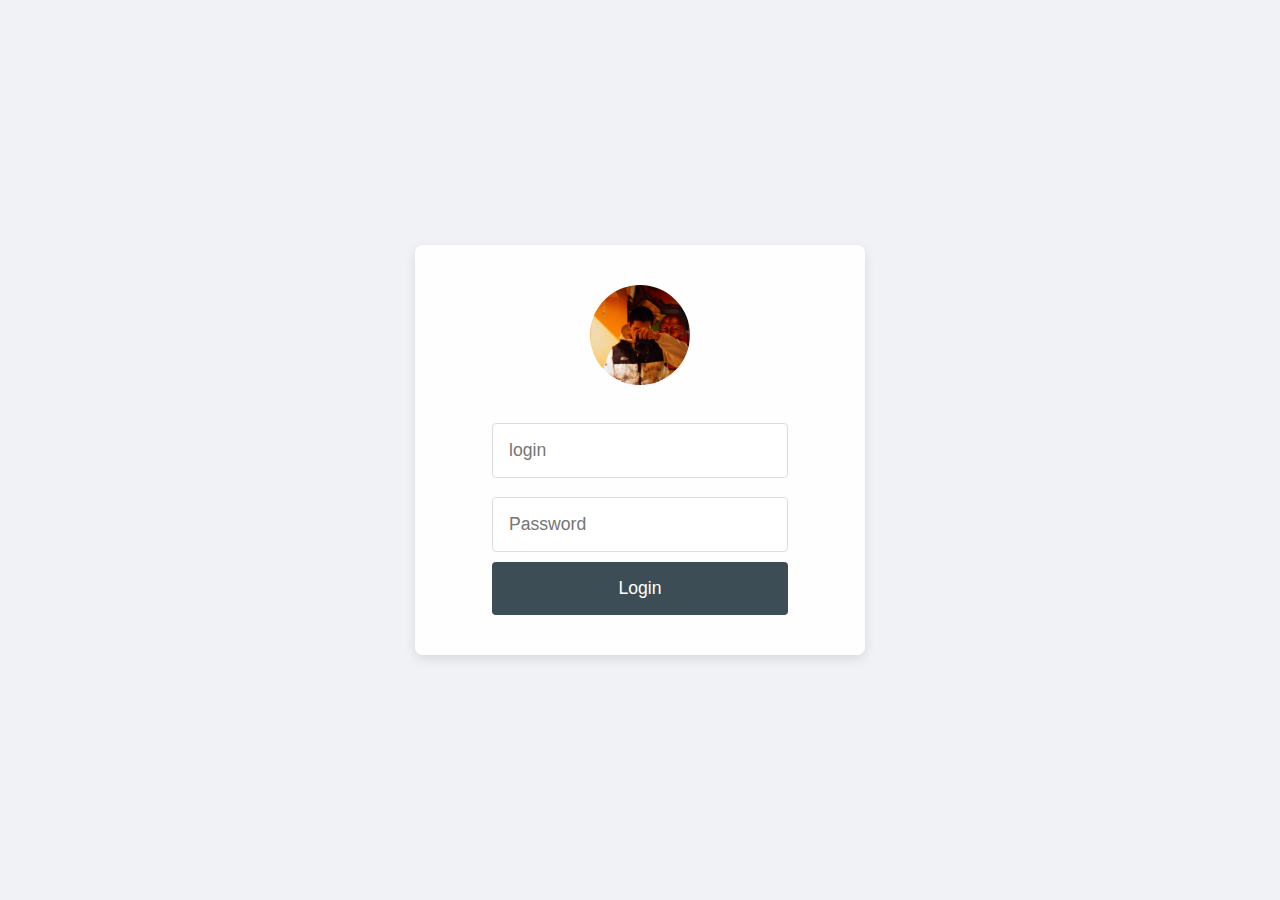
<file: index.html>
<!DOCTYPE html>
<html lang="ru">
<head>
    <meta charset="UTF-8">
    <meta name="viewport" content="width=device-width, initial-scale=1.0">
    <title>Влог</title>
    <link rel="icon" href="img/movie-clapperboard-part-2-svgrepo-com.svg" type="image/png">
    <link rel="stylesheet" href="style.css">
</head>
<body>
    <div class="login-container">
        <div class="logo">
            <img src="img/reee.jpg" alt="Логотип">
        </div>
        <form class="login-form" onsubmit="return validateLogin(event)">
            <input type="text" id="username" placeholder="login" required>
            <input type="password" id="password" placeholder="Password" required>
            <button type="submit">Login</button>
            <p id="error-message" class="error-message"></p>
        </form>
    </div>

    <source src="https://vk.com/video-16756894_456239897?ref_domain=" type="video/mp4">

    <script src="script.js"></script>
</body>
</html>
</file>
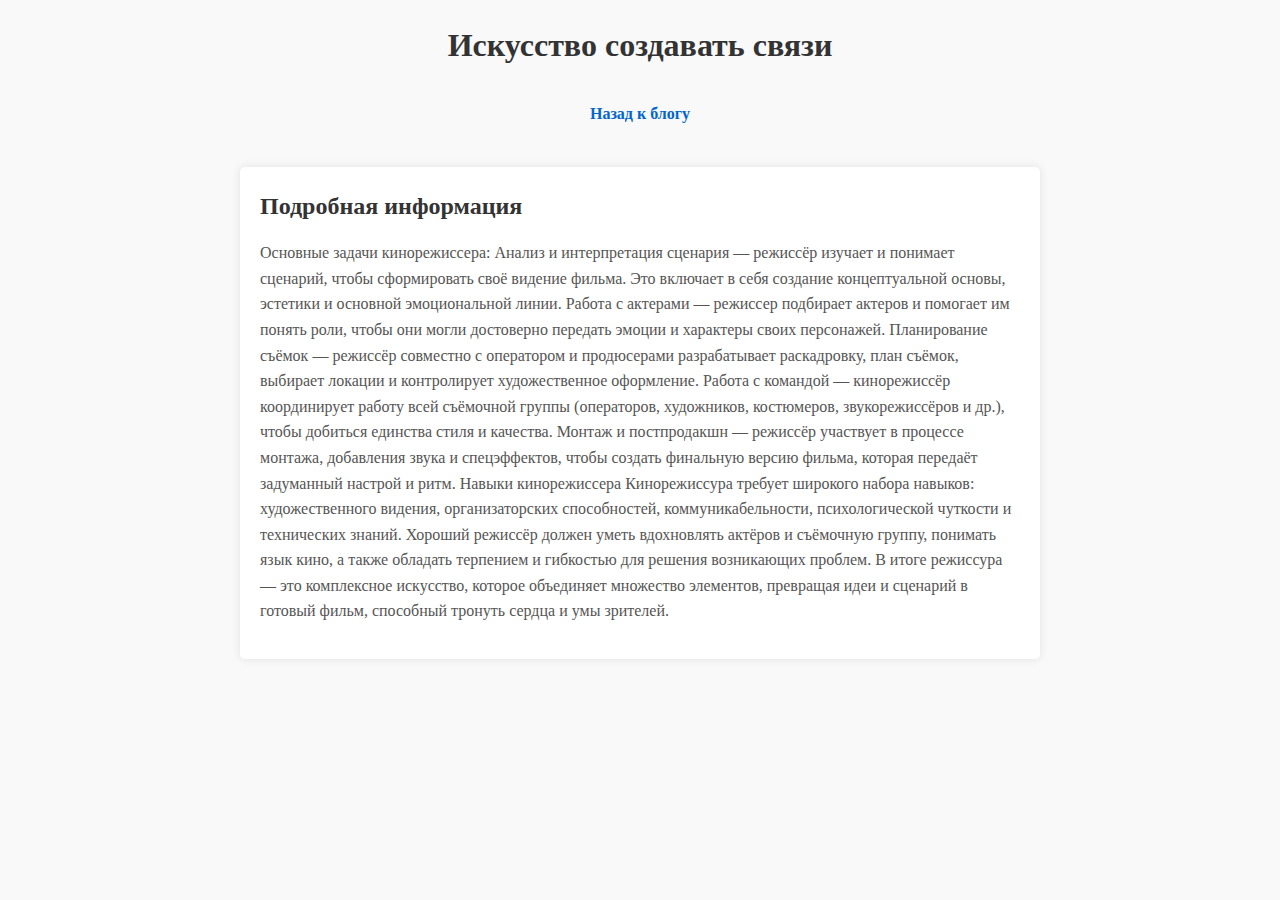
<file: paging.html>
<!DOCTYPE html>
<html lang="ru">
<head>
    <meta charset="UTF-8">
    <meta name="viewport" content="width=device-width, initial-scale=1.0">
    <title>Подробности - Искусство создавать связи</title>
    <link rel="icon" href="img/movie-clapperboard-part-2-svgrepo-com.svg" type="image/png">
    <link rel="stylesheet" href="styl.css">
</head>
<body>
    <header>
        <h1>Искусство создавать связи</h1>
        <nav>
            <a href="welcome.html">Назад к блогу</a>
        </nav>
    </header>
    <main>
        <article>
            <h2>Подробная информация</h2>
            <p>Основные задачи кинорежиссера:
                Анализ и интерпретация сценария — режиссёр изучает и понимает сценарий, чтобы сформировать своё видение фильма. Это включает в себя создание концептуальной основы, эстетики и основной эмоциональной линии.
                
                Работа с актерами — режиссер подбирает актеров и помогает им понять роли, чтобы они могли достоверно передать эмоции и характеры своих персонажей.
                
                Планирование съёмок — режиссёр совместно с оператором и продюсерами разрабатывает раскадровку, план съёмок, выбирает локации и контролирует художественное оформление.
                
                Работа с командой — кинорежиссёр координирует работу всей съёмочной группы (операторов, художников, костюмеров, звукорежиссёров и др.), чтобы добиться единства стиля и качества.
                
                Монтаж и постпродакшн — режиссёр участвует в процессе монтажа, добавления звука и спецэффектов, чтобы создать финальную версию фильма, которая передаёт задуманный настрой и ритм.
                
                Навыки кинорежиссера
                Кинорежиссура требует широкого набора навыков: художественного видения, организаторских способностей, коммуникабельности, психологической чуткости и технических знаний. Хороший режиссёр должен уметь вдохновлять актёров и съёмочную группу, понимать язык кино, а также обладать терпением и гибкостью для решения возникающих проблем.
                
                В итоге режиссура — это комплексное искусство, которое объединяет множество элементов, превращая идеи и сценарий в готовый фильм, способный тронуть сердца и умы зрителей.</p>
        </article>
    </main>
</body>
</html>
</file>
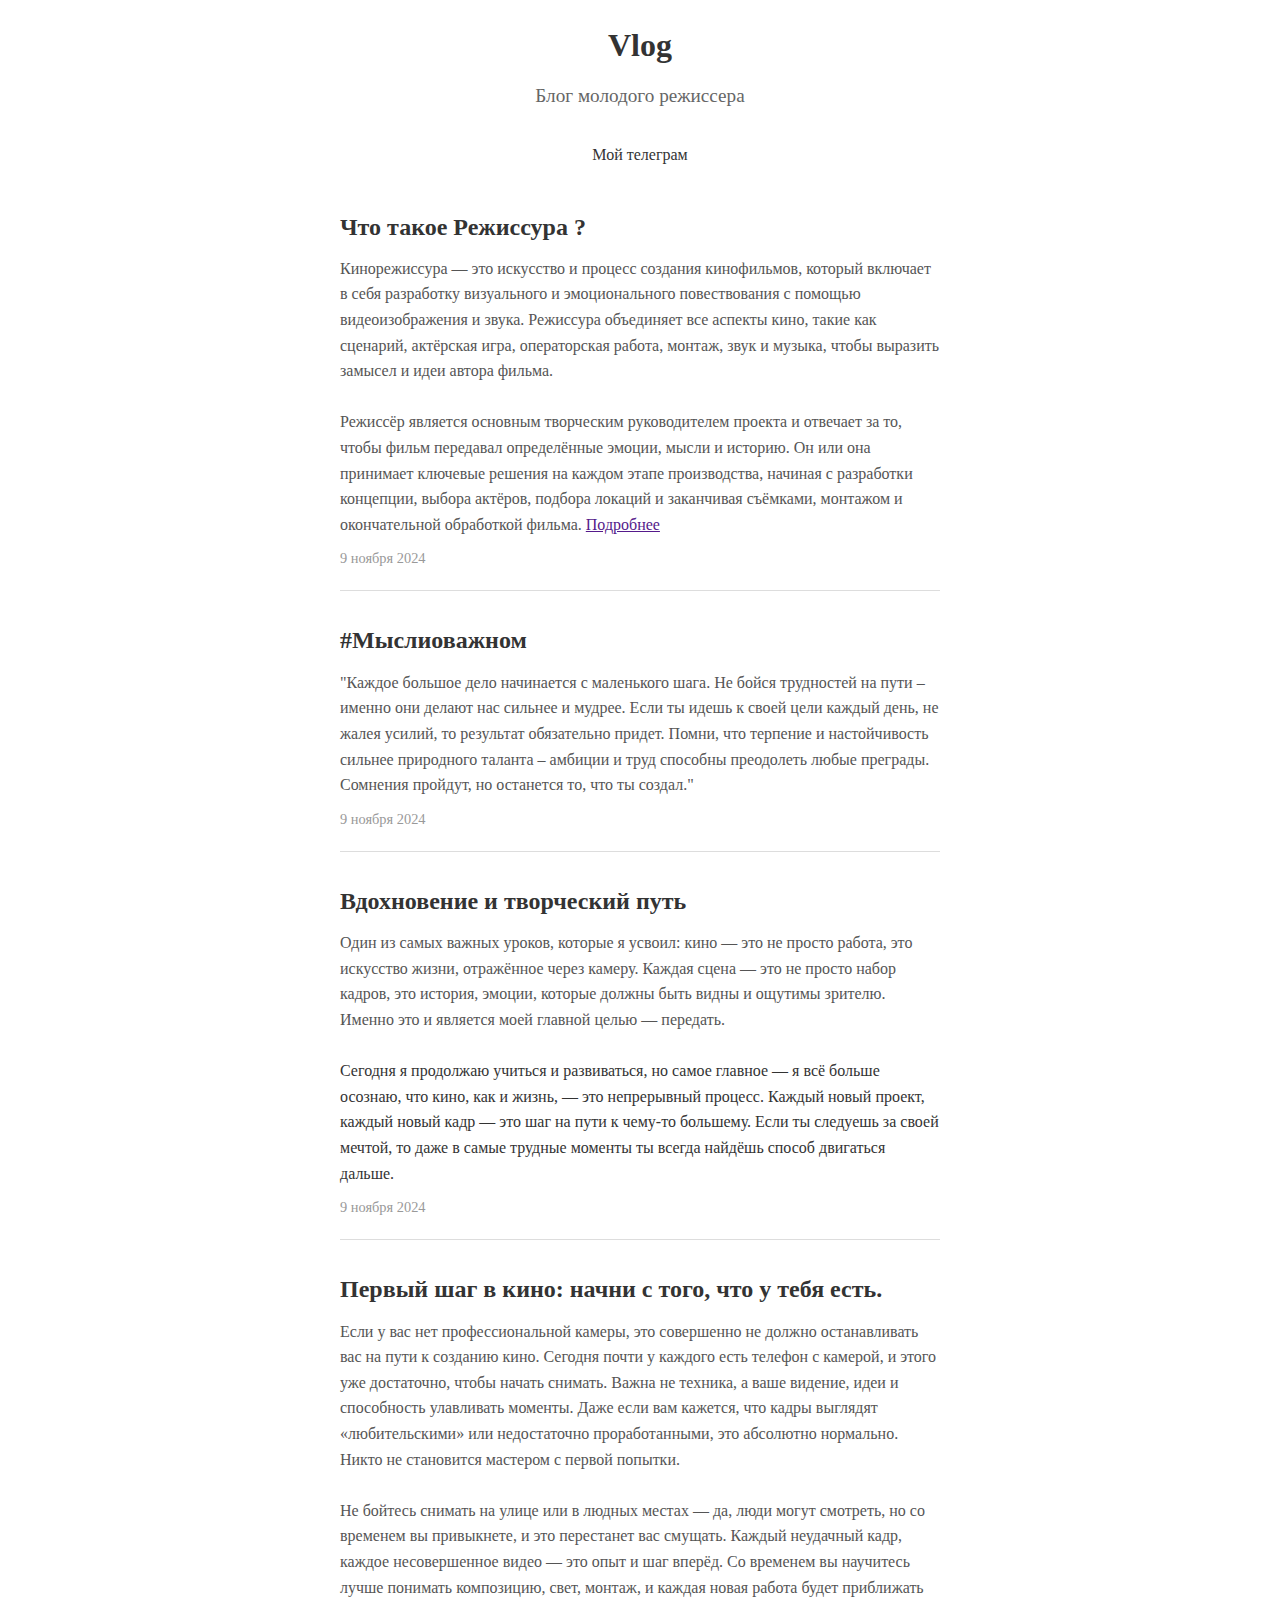
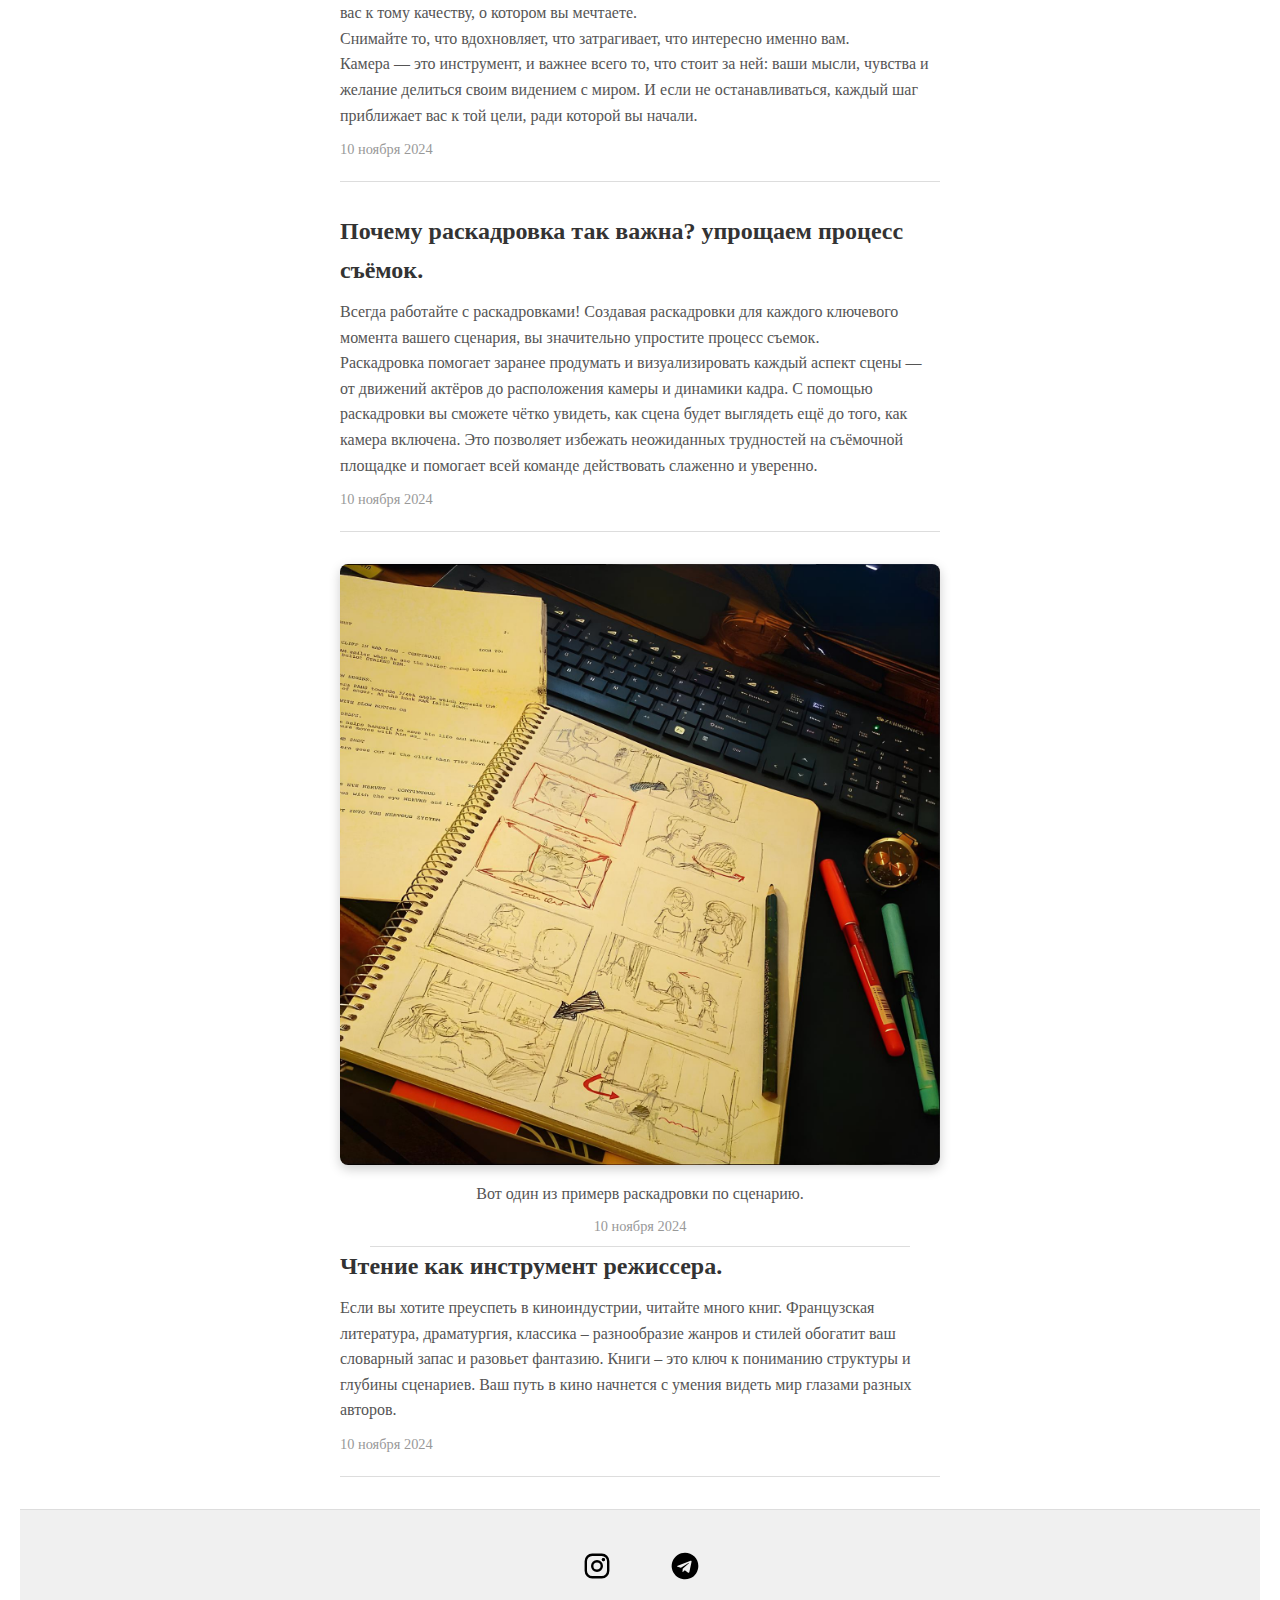
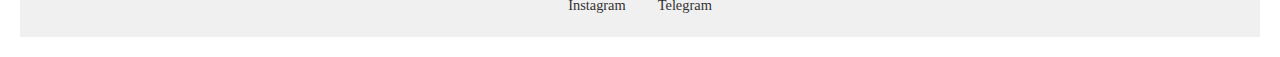
<file: welcome.html>
<!DOCTYPE html>
<html lang="ru">
<head>
    <meta charset="UTF-8">
    <meta name="viewport" content="width=device-width, initial-scale=1.0">
    <title>Vlog - Блог молодого режиссера</title>
    <link rel="icon" href="img/movie-clapperboard-part-2-svgrepo-com.svg" type="image/png">
    <link rel="stylesheet" href="styles.css">
</head>
<body>
    <header>
        <h1>Vlog</h1>
        <p>Блог молодого режиссера</p>
        <nav>
            <a href="https://t.me/tzsuw">Мой телеграм</a>
        </nav>
    </header>
    <main>
        <article>
            <h2>Что такое Режиссура ?  </h2>
            <p>Кинорежиссура — это искусство и процесс создания кинофильмов, который включает в себя разработку визуального и эмоционального повествования с помощью видеоизображения и звука. Режиссура объединяет все аспекты кино, такие как сценарий, актёрская игра, операторская работа, монтаж, звук и музыка, чтобы выразить замысел и идеи автора фильма.<br>

                <br>Режиссёр является основным творческим руководителем проекта и отвечает за то, чтобы фильм передавал определённые эмоции, мысли и историю. Он или она принимает ключевые решения на каждом этапе производства, начиная с разработки концепции, выбора актёров, подбора локаций и заканчивая съёмками, монтажом и окончательной обработкой фильма. <a href="">Подробнее</a></p>
            <p class="date">9 ноября 2024</p>
        </article>
        <article>
            <h2>#Мыслиоважном</h2>
            <p>"Каждое большое дело начинается с маленького шага. Не бойся трудностей на пути – именно они делают нас сильнее и мудрее. Если ты идешь к своей цели каждый день, не жалея усилий, то результат обязательно придет. Помни, что терпение и настойчивость сильнее природного таланта – амбиции и труд способны преодолеть любые преграды. Сомнения пройдут, но останется то, что ты создал."</p>
            <p class="date">9 ноября 2024</p>
        </article>
        <article>
            <h2>Вдохновение и творческий путь</h2>
            <p>Один из самых важных уроков, которые я усвоил: кино — это не просто работа, это искусство жизни, отражённое через камеру. Каждая сцена — это не просто набор кадров, это история, эмоции, которые должны быть видны и ощутимы зрителю. Именно это и является моей главной целью — передать.<br>
            </p><br>Сегодня я продолжаю учиться и развиваться, но самое главное — я всё больше осознаю, что кино, как и жизнь, — это непрерывный процесс. Каждый новый проект, каждый новый кадр — это шаг на пути к чему-то большему. Если ты следуешь за своей мечтой, то даже в самые трудные моменты ты всегда найдёшь способ двигаться дальше.
            <p class="date">9 ноября 2024</p>
        </article>
        <article>
            <h2>Первый шаг в кино: начни с того, что у тебя есть.</h2>
            <p>Если у вас нет профессиональной камеры, это совершенно не должно останавливать вас на пути к созданию кино. Сегодня почти у каждого есть телефон с камерой, и этого уже достаточно, чтобы начать снимать. Важна не техника, а ваше видение, идеи и способность улавливать моменты. Даже если вам кажется, что кадры выглядят «любительскими» или недостаточно проработанными, это абсолютно нормально. Никто не становится мастером с первой попытки.<br>

               <br> Не бойтесь снимать на улице или в людных местах — да, люди могут смотреть, но со временем вы привыкнете, и это перестанет вас смущать. Каждый неудачный кадр, каждое несовершенное видео — это опыт и шаг вперёд. Со временем вы научитесь лучше понимать композицию, свет, монтаж, и каждая новая работа будет приближать вас к тому качеству, о котором вы мечтаете.
            <br>Снимайте то, что вдохновляет, что затрагивает, что интересно именно вам.<br>
             Камера — это инструмент, и важнее всего то, что стоит за ней: ваши мысли, чувства и желание делиться своим видением с миром. И если не останавливаться, каждый шаг приближает вас к той цели, ради которой вы начали.</p>
            <p class="date">10 ноября 2024</p>
        </article>
        <article>
            <h2>Почему раскадровка так важна? упрощаем процесс съёмок.</h2>
            <p>Всегда работайте с раскадровками! Создавая раскадровки для каждого ключевого момента вашего сценария, вы значительно упростите процесс съемок. <br>Раскадровка помогает заранее продумать и визуализировать каждый аспект сцены — от движений актёров до расположения камеры и динамики кадра. С помощью раскадровки вы сможете чётко увидеть, как сцена будет выглядеть ещё до того, как камера включена. Это позволяет избежать неожиданных трудностей на съёмочной площадке и помогает всей команде действовать слаженно и уверенно.</p>
            <p class="date">10 ноября 2024</p>
        </article>

        <div class="gallery">
            <img src="img/b286f28d25e4289c39b7cbfaf24cf7b8.jpg" alt="Описание изображения">
            <p class="gallery-caption">Вот один из примерв раскадровки по сценарию.</p>
            <p class="gallery-date">10 ноября 2024</p>
            <hr class="gallery-line">
        </div>

        <article>
            <h2>Чтение как инструмент режиссера.</h2>
            <p>Если вы хотите преуспеть в киноиндустрии, читайте много книг. Французская литература, драматургия, классика – разнообразие жанров и стилей обогатит ваш словарный запас и разовьет фантазию. Книги – это ключ к пониманию структуры и глубины сценариев. Ваш путь в кино начнется с умения видеть мир глазами разных авторов.</p>
            <p class="date">10 ноября 2024</p>
        </article>
    </main>

    <footer class="footer">
        <div class="social-links">
            <a href="https://www.instagram.com/aoaorvra/profilecard/?igsh=ZG9zZDlobDhlNjRs" target="_blank" class="social-icon" title="Instagram">
                <img src="img/instagram-svgrepo-com.svg" alt="Instagram">
                <span>Instagram</span>
            </a>
            <a href="https://t.me/tzsuw" target="_blank" class="social-icon" title="Telegram">
                <img src="img/telegram-svgrepo-com.svg" alt="Telegram">
                <span>Telegram</span>
            </a>
        </div>
    </footer>
    
</body>
</html>
</file>
<file: style.css>
* {
    margin: 0;
    padding: 0;
    box-sizing: border-box;
}

body {
    display: flex;
    justify-content: center;
    align-items: center;
    height: 100vh;
    font-family: Arial, sans-serif;
    background-color: #f0f2f5;
}


.login-container {
    background-color: #ffffff;
    width: 100%;
    max-width: 450px; 
    padding: 2.5rem;
    border-radius: 8px;
    box-shadow: 0 4px 12px rgba(0, 0, 0, 0.1);
    text-align: center;
}


.logo img {
    width: 100px;
    height: 100px;
    border-radius: 50%;
    margin-bottom: 1.5rem;
}


.login-form input {
    width: 80%;
    max-width: 300px;
    padding: 1rem;
    margin: 0.6rem auto;
    border: 1px solid #ddd;
    border-radius: 4px;
    font-size: 1.1rem;
}

.login-form button {
    width: 80%;
    max-width: 300px;
    padding: 1rem;
    background-color: #3D4D55;
    color: #fff;
    font-size: 1.1rem;
    border: none;
    border-radius: 4px;
    cursor: pointer;
    transition: background-color 0.3s;
}

.login-form button:hover {
    background-color: #0056b3;
}


.error-message {
    color: red;
    font-size: 0.9rem;
    margin-top: 0.5rem;
    display: none;
}


@media (max-width: 500px) {
    .login-container {
        max-width: 90%;
        padding: 2rem; 
    }

    .logo img {
        width: 80px; 
        height: 80px;
    }

    .login-form input,
    .login-form button {
        width: 100%; 
        font-size: 1rem;
    }
    
    .login-form input {
        padding: 0.8rem;
    }
    
    .login-form button {
        padding: 0.8rem;
    }
}

#background-video {
    position: fixed;
    top: 0;
    left: 0;
    width: 100%;
    height: 100%;
    object-fit: cover;
    z-index: -1;
  }
  
  .login-container {
    position: relative;
    z-index: 1;
    background-color: rgba(255, 255, 255, 0.9); 
    max-width: 450px;
    padding: 2.5rem;
    border-radius: 8px;
    box-shadow: 0 4px 12px rgba(0, 0, 0, 0.1);
    text-align: center;
  }
</file>
<file: styl.css>
* {
    margin: 0;
    padding: 0;
    box-sizing: border-box;
}

body {
    font-family: "Georgia", "Times New Roman", serif;
    line-height: 1.6;
    color: #333;
    padding: 20px;
    background-color: #f9f9f9;
}


header {
    text-align: center;
    margin-bottom: 40px;
}

header h1 {
    font-size: 2em;
    font-weight: bold;
    margin-bottom: 10px;
    color: #333;
}

header nav a {
    text-decoration: none;
    color: #0066cc;
    font-size: 1em;
    font-weight: bold;
    margin-top: 20px;
    display: inline-block;
}

header nav a:hover {
    text-decoration: underline;
}


main {
    max-width: 800px;
    margin: 0 auto;
    background-color: #fff;
    padding: 20px;
    box-shadow: 0px 0px 10px rgba(0, 0, 0, 0.1);
    border-radius: 5px;
}

article h2 {
    font-size: 1.5em;
    color: #333;
    margin-bottom: 15px;
}

article p {
    font-size: 1em;
    color: #555;
    margin-bottom: 15px;
}

a {
    color: #0066cc;
    text-decoration: none;
}

a:hover {
    text-decoration: underline;
}


@media (max-width: 768px) {
    header h1 {
        font-size: 1.8em;
    }

    article h2 {
        font-size: 1.3em;
    }

    article p {
        font-size: 1em;
    }
}

@media (max-width: 480px) {
    body {
        padding: 10px;
    }

    header h1 {
        font-size: 1.5em;
    }

    article h2 {
        font-size: 1.2em;
    }

    article p {
        font-size: 0.95em;
    }
}
</file>
<file: styles.css>
* {
    margin: 0;
    padding: 0;
    box-sizing: border-box;
}

body {
    font-family: "Georgia", "Times New Roman", serif;
    line-height: 1.6;
    color: #333;
    padding: 20px;
}

header {
    text-align: center;
    margin-bottom: 40px;
}

header h1 {
    font-size: 2em;
    font-weight: bold;
    font-family: "Georgia", "Times New Roman", serif;
}

header p {
    font-size: 1.2em;
    color: #666;
    margin: 10px 0;
}

nav a {
    text-decoration: none;
    color: #333;
    font-size: 1em;
    margin-top: 20px;
    display: inline-block;
}


main {
    max-width: 600px;
    margin: 0 auto;
}

article {
    margin-bottom: 30px;
    border-bottom: 1px solid #ddd;
    padding-bottom: 20px;
}

article h2 {
    font-size: 1.5em;
    margin-bottom: 10px;
    font-family: "Georgia", "Times New Roman", serif;
}

article p {
    font-size: 1em;
    color: #555;
}

.date {
    font-size: 0.9em;
    color: #999;
    margin-top: 10px;
}


@media (max-width: 768px) {
    header h1 {
        font-size: 1.8em;
    }

    header p {
        font-size: 1em;
    }

    article h2 {
        font-size: 1.3em;
    }

    article p {
        font-size: 0.95em;
    }
}

@media (max-width: 480px) {
    body {
        padding: 10px;
    }

    header h1 {
        font-size: 1.5em;
    }

    header p {
        font-size: 0.9em;
    }

    article h2 {
        font-size: 1.2em;
    }

    article p {
        font-size: 0.9em;
    }
}


.gallery {
    display: flex;
    flex-direction: column;
    align-items: center;
    margin-top: 2rem;
}

.gallery img {
    width: 100%;
    max-width: 600px;
    border-radius: 8px;
    box-shadow: 0 4px 12px rgba(0, 0, 0, 0.2);
    margin-bottom: 0.5rem;
}

.gallery-caption {
    font-size: 1em;
    color: #555;
    margin-top: 0.5rem;
    text-align: center;
    max-width: 600px;
}

.gallery .gallery-date {
    font-size: 0.9em;
    color: #999;
    margin-top: 0.5rem;
    text-align: center;
}

.gallery .gallery-line {
    width: 90%;
    max-width: 600px;
    border: 0;
    height: 1px;
    background-color: #ddd;
    margin-top: 0.5rem;
}


.footer {
    background-color: #f0f0f0;
    padding: 20px;
    text-align: center;
    margin-top: 2rem;
    border-top: 1px solid #ddd;
}

.social-links {
    display: flex;
    justify-content: center;
    gap: 2rem;
    margin-top: 1rem;
}

.social-icon {
    display: flex;
    flex-direction: column;
    align-items: center;
    text-decoration: none;
    color: #333;
    font-size: 0.9em;
    transition: color 0.3s ease;
}

.social-icon img {
    width: 40px;
    height: 40px;
    margin-bottom: 0.5rem;
    transition: transform 0.3s ease;
}

.social-icon:hover {
    color: #0056b3;
}

.social-icon:hover img {
    transform: scale(1.1);
}
</file>
